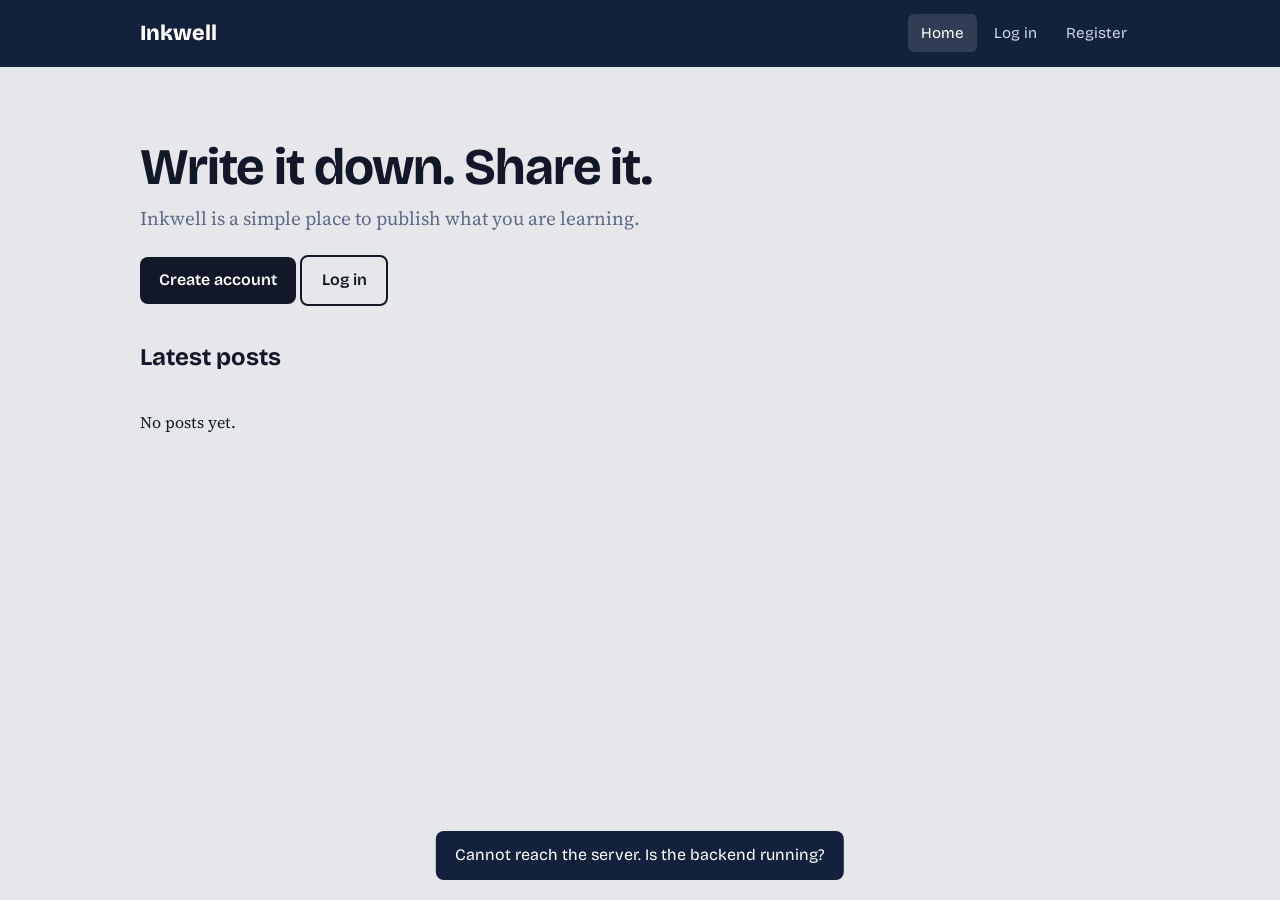
<file: index.html>
<!DOCTYPE html>
<html lang="en">
<head>
  <meta charset="UTF-8">
  <meta name="viewport" content="width=device-width, initial-scale=1">
  <link rel="preconnect" href="https://fonts.googleapis.com">
  <link rel="preconnect" href="https://fonts.gstatic.com" crossorigin>
  <link href="https://fonts.googleapis.com/css2?family=Bricolage+Grotesque:wght@400;600;800&family=Source+Serif+4:wght@400;600&display=swap" rel="stylesheet">
  <link rel="stylesheet" href="style.css">
  <title>Inkwell – Blog</title>
</head>
<body>
  <header class="site" id="site-header"></header>

  <main>
    <section class="hero">
      <h1>Write it down. Share it.</h1>
      <p>Inkwell is a simple place to publish what you are learning.</p>
      <div id="cta"></div>
    </section>

    <h2>Latest posts</h2>
    <div class="grid" id="posts"></div>
    <dialog id="post-dialog"></dialog>
  </main>

  <footer>© 2026 Inkwell. All rights reserved.</footer>

   <script src="app.js"></script>
  <script>
    const u = Auth.user();

    document.getElementById('cta').innerHTML = u
      ? '<a class="btn" href="create-blog.html">Write a post</a>'
      : '<a class="btn" href="register.html">Create account</a> <a class="btn ghost" href="login.html">Log in</a>';

    (async () => {
      const posts = await Posts.all();
      document.getElementById('posts').innerHTML = posts.length
        ? posts.map(p => postCard(p)).join('')
        : '<p>No posts yet.</p>';
    })();

    document.getElementById('posts').addEventListener('click', e => {
      const id = e.target.dataset.read;
      if (id) openPost(id);
    });
  </script>
</body>
</html>
</file>
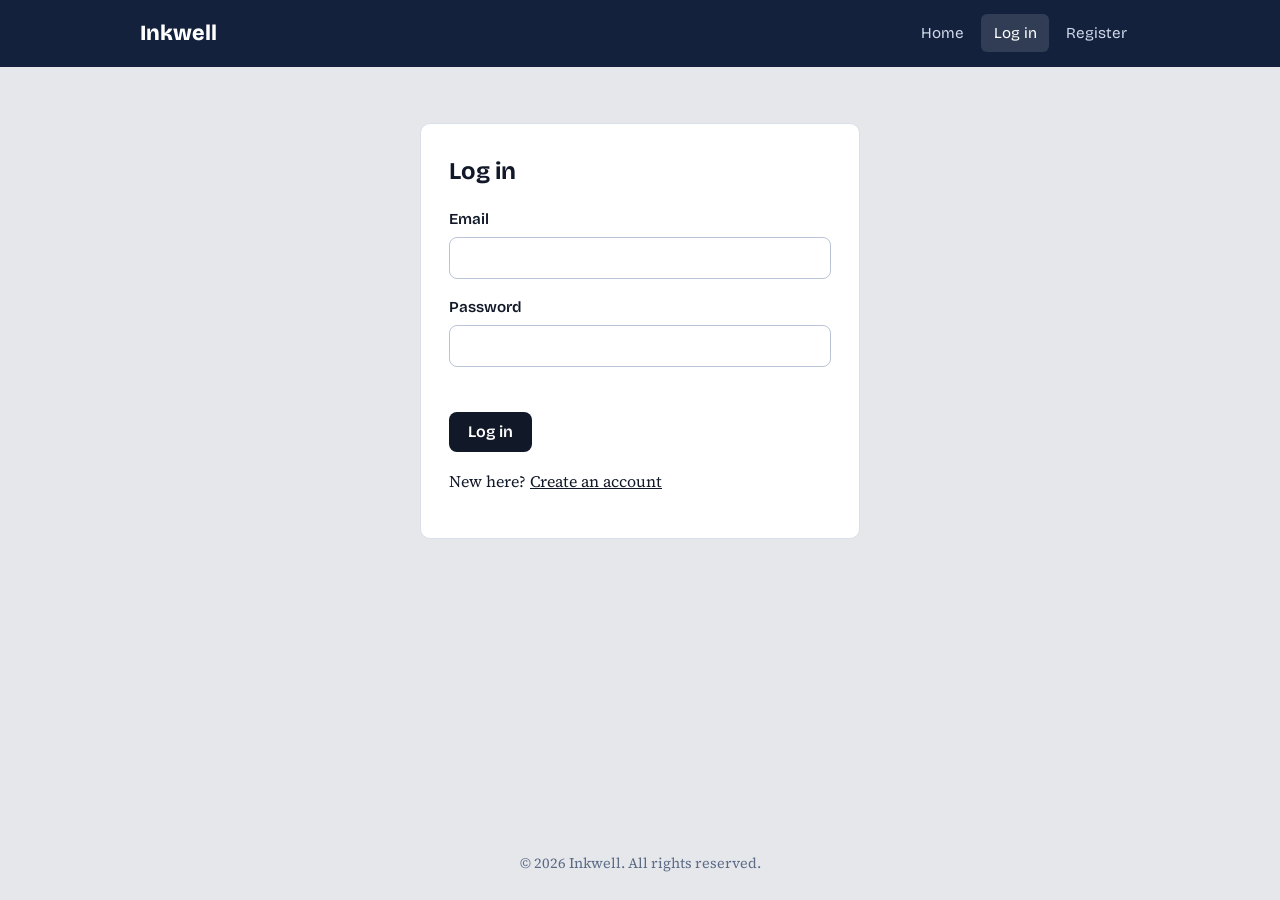
<file: create-blog.html>
<!DOCTYPE html>
<html lang="en">
<head>
  <meta charset="UTF-8">
  <meta name="viewport" content="width=device-width, initial-scale=1">
  <link rel="preconnect" href="https://fonts.googleapis.com">
  <link rel="preconnect" href="https://fonts.gstatic.com" crossorigin>
  <link href="https://fonts.googleapis.com/css2?family=Bricolage+Grotesque:wght@400;600;800&family=Source+Serif+4:wght@400;600&display=swap" rel="stylesheet">
  <link rel="stylesheet" href="style.css">
  <title>Write – Inkwell</title>
</head>
<body>
  <header class="site" id="site-header"></header>

  <main>
    <div class="form-box wide">
      <h2 id="title-h">Write a post</h2>

      <form id="f" novalidate>
        <div class="field">
          <label for="title">Title</label>
          <input id="title" maxlength="100">
        </div>

        <div class="field">
          <label for="category">Category</label>
          <select id="category">
  <option>Story</option>
  <option>Today's Task</option>
  <option>Thoughts</option>
  <option>Entertainment</option>
  <option>Learning</option>
  <option>Web</option>
  <option>JavaScript</option>
  <option>Python</option>
  <option>Java</option>
  <option>AI</option>
  <option>Career</option>
  <option>Other</option>
</select>
        </div>

        <div class="field">
          <label for="content">Content</label>
          <textarea id="content"></textarea>
        </div>

        <p class="error" id="err" role="alert"></p>

        <button type="submit" id="submit">Publish</button>
        <a class="btn ghost" href="dashboard.html">Cancel</a>
      </form>
    </div>
  </main>

  <footer>© 2026 Inkwell. All rights reserved.</footer>

   <script src="app.js"></script>
  <script>
    Auth.require();

    const $ = id => document.getElementById(id);
    const u = Auth.user();
    const editId = new URLSearchParams(location.search).get('id');
    let existing = null;

    (async () => {
      if (!editId || !u) return;
      existing = await Posts.get(editId);
      if (!existing || existing.authorId !== u.id) {
        location.href = 'dashboard.html';
        return;
      }
      $('title-h').textContent = 'Edit post';
      $('submit').textContent = 'Save changes';
      $('title').value = existing.title;
      $('category').value = existing.category;
      $('content').value = existing.content;
    })();

    $('f').addEventListener('submit', async e => {
      e.preventDefault();

      const t = $('title').value.trim();
      const c = $('content').value.trim();
      const err = $('err');

      if (!t) return err.textContent = 'Add a title.';
      if (c.length < 20) return err.textContent = 'Write at least 20 characters.';

      err.textContent = '';

      const r = await Posts.save({
        id: existing ? existing.id : undefined,
        title: t,
        category: $('category').value,
        content: c
      });
      if (r) return err.textContent = r;

      location.href = 'dashboard.html';
    });
  </script>
</body>
</html>
</file>
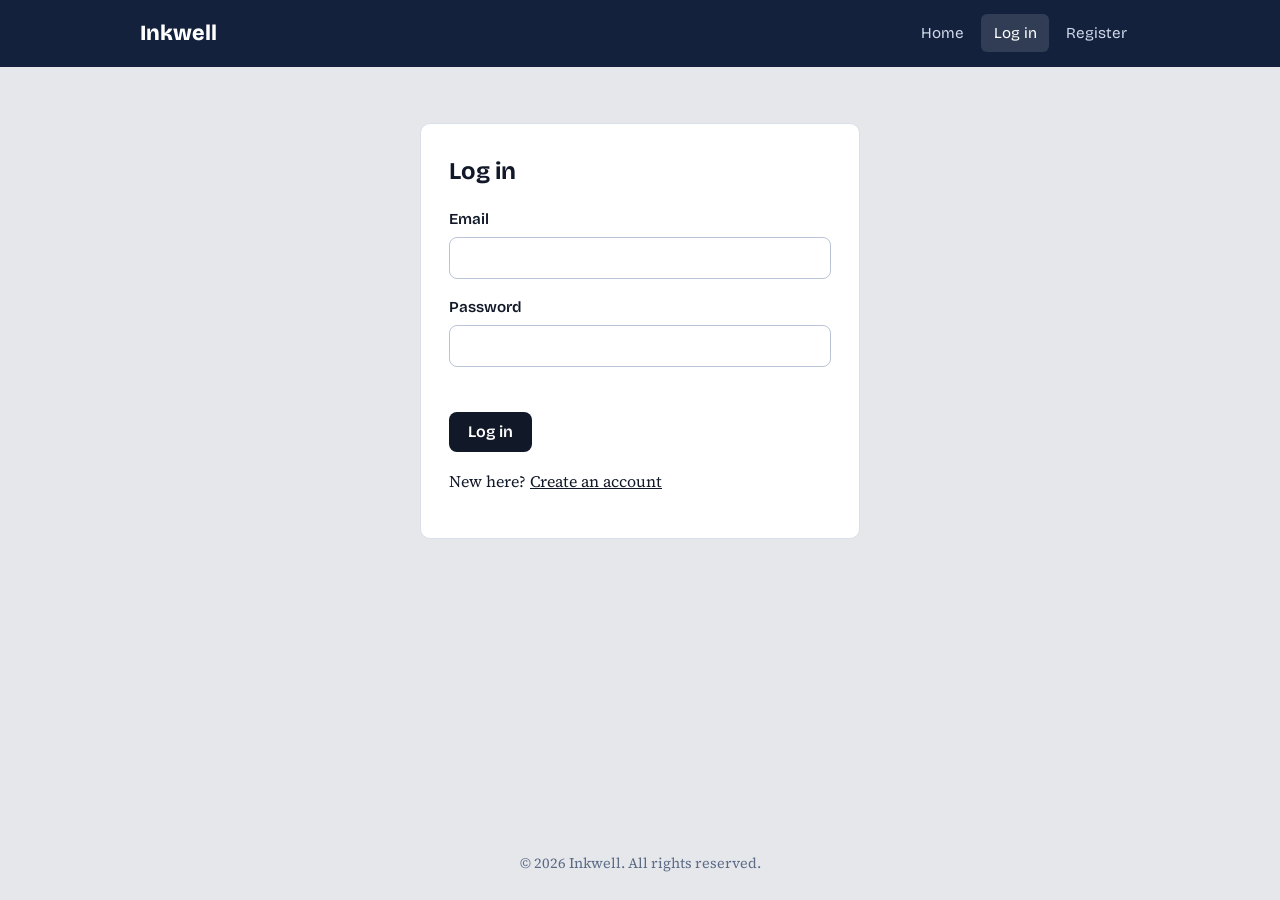
<file: dashboard.html>
<!DOCTYPE html>
<html lang="en">
<head>
  <meta charset="UTF-8">
  <meta name="viewport" content="width=device-width, initial-scale=1">
  <link rel="preconnect" href="https://fonts.googleapis.com">
  <link rel="preconnect" href="https://fonts.gstatic.com" crossorigin>
  <link href="https://fonts.googleapis.com/css2?family=Bricolage+Grotesque:wght@400;600;800&family=Source+Serif+4:wght@400;600&display=swap" rel="stylesheet">
  <link rel="stylesheet" href="style.css">
  <title>Dashboard – Inkwell</title>
</head>
<body>
  <header class="site" id="site-header"></header>

  <main>
    <div class="row">
      <div>
        <h1 id="hi" style="font-size:2rem"></h1>
      </div>
      <a class="btn" href="create-blog.html">Write a post</a>
    </div>

    <section class="card" id="profile" style="margin-bottom:20px">
      <h2 style="margin-top:0">Your profile</h2>
      <p><b>Name:</b> <span id="p-name">Loading...</span></p>
      <p><b>Email:</b> <span id="p-email">Loading...</span></p>
      <p><b>Joined:</b> <span id="p-joined">Loading...</span></p>
     <button class="small danger" id="profile-logout" style="width:140px !important;max-width:140px !important">Log out</button>
    </section>

    <div class="stats">
      <div class="stat"><b id="n-mine">0</b>Your posts</div>
      <div class="stat"><b id="n-all">0</b>All posts</div>
    </div>

    <h2>Your posts</h2>

    <div style="display:flex;gap:12px;flex-wrap:wrap;margin:12px 0 20px">
      <input id="search" type="search" placeholder="Search your posts..."
             style="flex:1;min-width:200px;padding:10px 12px;border:1px solid #c9ced6;border-radius:8px;font:inherit">
      <select id="category"
              style="padding:10px 12px;border:1px solid #c9ced6;border-radius:8px;font:inherit">
        <option value="All">All categories</option>
      </select>
    </div>

    <div class="grid" id="mine"></div>
    <dialog id="post-dialog"></dialog>
  </main>

  <footer>© 2026 Inkwell. All rights reserved.</footer>

  <script src="app.js"></script>
  <script>
    // Protected page: redirects to login if there is no token
    Auth.require();
    const u = Auth.user();
    if (u) document.getElementById('hi').textContent = 'Welcome, ' + u.name;

    let allPosts = [];
    let minePosts = [];

    function fillCategories() {
      const sel = document.getElementById('category');
      const current = sel.value;
      const cats = [...new Set(minePosts.map(p => p.category))].sort();
      sel.innerHTML = '<option value="All">All categories</option>' +
        cats.map(c => `<option value="${esc(c)}">${esc(c)}</option>`).join('');
      sel.value = cats.includes(current) ? current : 'All';
    }

    function render() {
      const query = document.getElementById('search').value;
      const category = document.getElementById('category').value;
      const shown = filterPosts(minePosts, query, category);

      document.getElementById('n-mine').textContent = minePosts.length;
      document.getElementById('n-all').textContent = allPosts.length;

      let empty;
      if (minePosts.length === 0) {
        empty = '<div class="empty">You have not published anything yet. <a href="create-blog.html">Write your first post</a>.</div>';
      } else {
        empty = '<div class="empty">No posts match your search.</div>';
      }

      document.getElementById('mine').innerHTML = shown.length
        ? shown.map(p => postCard(p, true)).join('')
        : empty;
    }

    async function loadProfile() {
      const me = await Auth.profile();
      if (!me) return;
      document.getElementById('p-name').textContent = me.name;
      document.getElementById('p-email').textContent = me.email;
      document.getElementById('p-joined').textContent = me.joinedAt ? fmtDate(me.joinedAt) : '-';
    }

    async function draw() {
      // "mine" comes from the protected /api/blogs/mine route (server-side filter)
      [allPosts, minePosts] = await Promise.all([Posts.all(), Posts.mine()]);
      fillCategories();
      render();
    }

    if (u) {
      loadProfile();
      draw();
    }

    document.getElementById('profile-logout').addEventListener('click', () => Auth.logout());
    document.getElementById('search').addEventListener('input', render);
    document.getElementById('category').addEventListener('change', render);

    document.getElementById('mine').addEventListener('click', async e => {
      if (e.target.dataset.read) openPost(e.target.dataset.read);
      if (e.target.dataset.del && confirm('Delete this post?')) {
        const err = await Posts.remove(e.target.dataset.del);
        if (err) return toast(err);
        await draw();
        toast('Post deleted');
      }
    });
  </script>
</body>
</html>
</file>
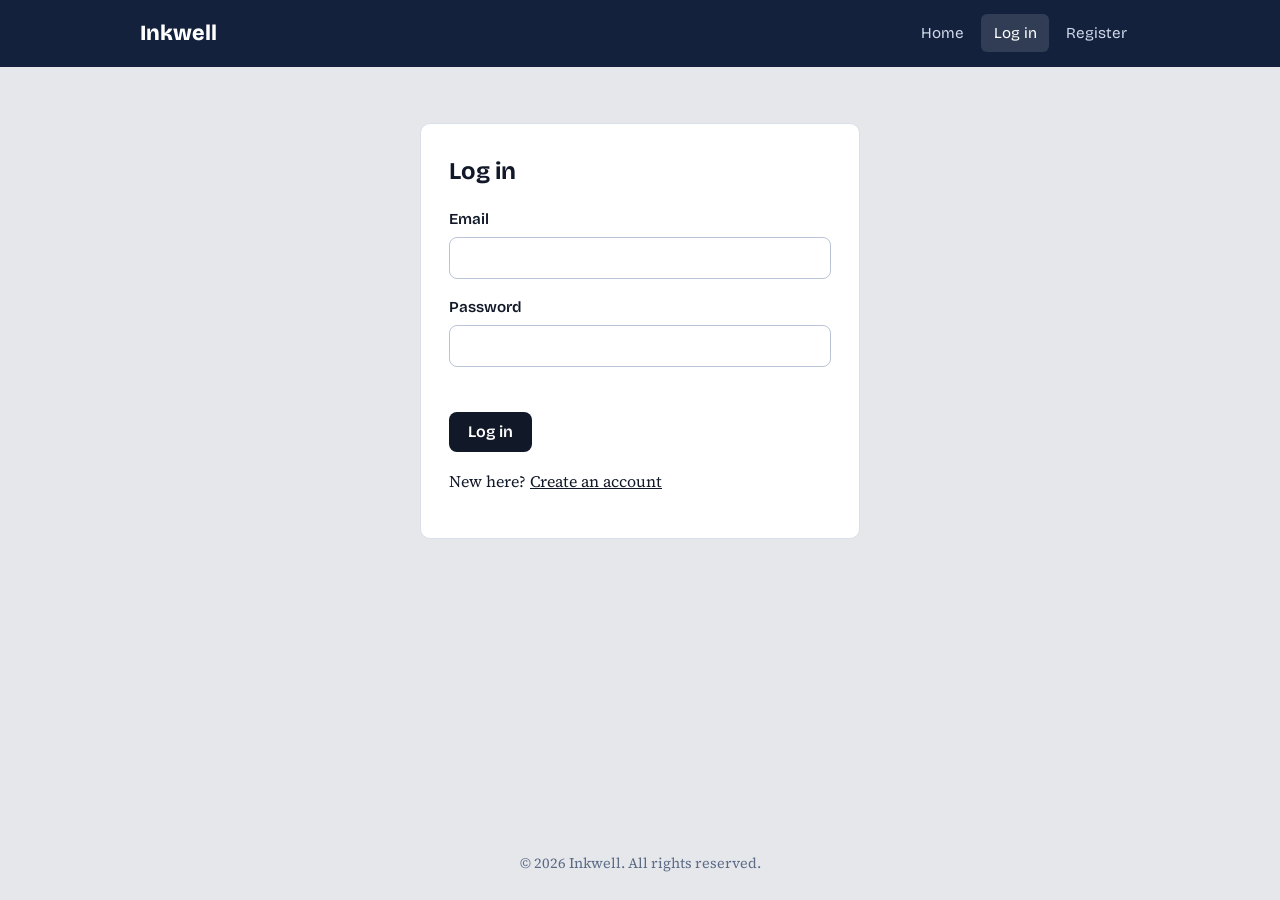
<file: login.html>
<!DOCTYPE html>
<html lang="en">
<head>
  <meta charset="UTF-8">
  <meta name="viewport" content="width=device-width, initial-scale=1">
  <link rel="preconnect" href="https://fonts.googleapis.com">
  <link rel="preconnect" href="https://fonts.gstatic.com" crossorigin>
  <link href="https://fonts.googleapis.com/css2?family=Bricolage+Grotesque:wght@400;600;800&family=Source+Serif+4:wght@400;600&display=swap" rel="stylesheet">
  <link rel="stylesheet" href="style.css">
  <title>Log in – Inkwell</title>
</head>
<body>
  <header class="site" id="site-header"></header>

  <main>
    <div class="form-box">
      <h2>Log in</h2>

      <form id="f" novalidate>
        <div class="field">
          <label for="email">Email</label>
          <input id="email" type="email" autocomplete="email">
        </div>

        <div class="field">
          <label for="password">Password</label>
          <input id="password" type="password" autocomplete="current-password">
        </div>

        <p class="error" id="err" role="alert"></p>
        <button type="submit">Log in</button>
      </form>

      <p>New here? <a href="register.html">Create an account</a></p>
    </div>
  </main>

  <footer>© 2026 Inkwell. All rights reserved.</footer>

    <script src="app.js"></script>
  <script>
    if (Auth.user()) location.href = 'dashboard.html';

    document.getElementById('f').addEventListener('submit', async e => {
      e.preventDefault();

      const email = document.getElementById('email').value.trim();
      const pw = document.getElementById('password').value;
      const err = document.getElementById('err');

      if (!email || !pw) return err.textContent = 'Enter your email and password.';

      err.textContent = '';

      const r = await Auth.login(email, pw);
      if (r) return err.textContent = r;

      location.href = 'dashboard.html';
    });
  </script>
</body>
</html>
</file>
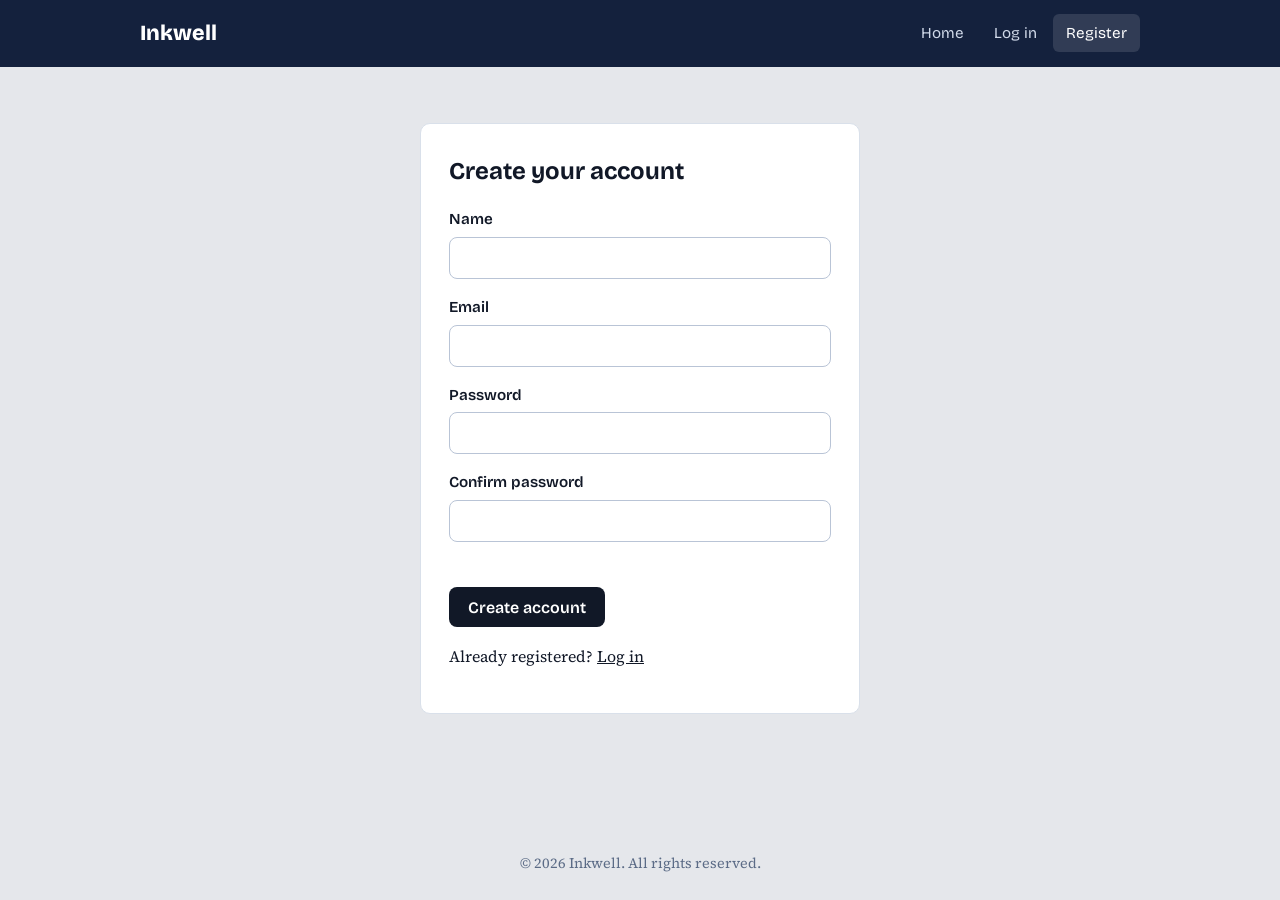
<file: register.html>
<!DOCTYPE html>
<html lang="en">
<head>
  <meta charset="UTF-8">
  <meta name="viewport" content="width=device-width, initial-scale=1">
  <link rel="preconnect" href="https://fonts.googleapis.com">
  <link rel="preconnect" href="https://fonts.gstatic.com" crossorigin>
  <link href="https://fonts.googleapis.com/css2?family=Bricolage+Grotesque:wght@400;600;800&family=Source+Serif+4:wght@400;600&display=swap" rel="stylesheet">
  <link rel="stylesheet" href="style.css">
  <title>Register – Inkwell</title>
</head>
<body>
  <header class="site" id="site-header"></header>

  <main>
    <div class="form-box">
      <h2>Create your account</h2>

      <form id="f" novalidate>
        <div class="field">
          <label for="name">Name</label>
          <input id="name" autocomplete="name">
        </div>

        <div class="field">
          <label for="email">Email</label>
          <input id="email" type="email" autocomplete="email">
        </div>

        <div class="field">
          <label for="password">Password</label>
          <input id="password" type="password" autocomplete="new-password">
        </div>

        <div class="field">
          <label for="confirm">Confirm password</label>
          <input id="confirm" type="password" autocomplete="new-password">
        </div>

        <p class="error" id="err" role="alert"></p>
        <button type="submit">Create account</button>
      </form>

      <p>Already registered? <a href="login.html">Log in</a></p>
    </div>
  </main>

  <footer>© 2026 Inkwell. All rights reserved.</footer>

    <script src="app.js"></script>
  <script>
    if (Auth.user()) location.href = 'dashboard.html';

    document.getElementById('f').addEventListener('submit', async e => {
      e.preventDefault();

      const v = id => document.getElementById(id).value.trim();
      const err = document.getElementById('err');

      const name = v('name');
      const email = v('email');
      const pw = document.getElementById('password').value;
      const cf = document.getElementById('confirm').value;

      if (!name || !email || !pw) return err.textContent = 'Fill in all fields.';
      if (!/^\S+@\S+\.\S+$/.test(email)) return err.textContent = 'Enter a valid email address.';
      if (pw.length < 6) return err.textContent = 'Password must be at least 6 characters.';
      if (pw !== cf) return err.textContent = 'Passwords do not match.';

      err.textContent = '';

      const r = await Auth.register(name, email, pw);
      if (r) return err.textContent = r;

      const l = await Auth.login(email, pw);
      if (l) return err.textContent = l;

      location.href = 'dashboard.html';
    });
  </script>
</body>
</html>
</file>
<file: style.css>
:root {
  --bg: #f2f5f9;
  --surface: #fff;
  --ink: #14213d;
  --muted: #5b6b86;
  --line: #d9e0ea;
  --text: #111827;
  --accent: #111827;
  --accent-dark: #374151;
  --warn: #b42318;
  --radius: 10px;
}

* {
  box-sizing: border-box;
}

body {
  margin: 0;
  background: #e5e7eb;
  color: var(--text);
  font-family: 'Source Serif 4', Georgia, serif;
  line-height: 1.65;
  min-height: 100vh;
  display: flex;
  flex-direction: column;
}

h1, h2, h3, .brand, button, .btn, label, nav a, input, textarea, select {
  font-family: 'Bricolage Grotesque', system-ui, sans-serif;
}

h1 {
  font-size: clamp(2rem, 5vw, 3.2rem);
  line-height: 1.1;
  margin: 0 0 .5rem;
  letter-spacing: -.02em;
}

h2 {
  font-size: 1.5rem;
  margin: 0 0 1rem;
}

a {
  color: var(--accent);
}

:focus-visible {
  outline: 3px solid #f59e0b;
  outline-offset: 2px;
}

/* Header and navigation */
header.site {
  background: var(--ink);
  color: #fff;
}

.bar {
  max-width: 1040px;
  margin: auto;
  padding: .9rem 1.25rem;
  display: flex;
  align-items: center;
  justify-content: space-between;
  gap: 1rem;
  flex-wrap: wrap;
}

.brand {
  font-weight: 800;
  font-size: 1.35rem;
  color: #fff;
  text-decoration: none;
}

nav {
  display: flex;
  gap: .25rem;
  flex-wrap: wrap;
  align-items: center;
}

nav a {
  color: #cfd8e8;
  text-decoration: none;
  padding: .4rem .8rem;
  border-radius: 6px;
  font-size: .95rem;
}

nav a:hover,
nav a.active {
  background: rgba(255, 255, 255, .12);
  color: #fff;
}

/* Layout */
main {
  flex: 1;
  width: 100%;
  max-width: 1040px;
  margin: auto;
  padding: 2rem 1.25rem;
}

footer {
  text-align: center;
  color: var(--muted);
  padding: 1.5rem;
  font-size: .9rem;
}

.hero {
  padding: 2.5rem 0 2rem;
  max-width: 640px;
}

.hero p {
  font-size: 1.2rem;
  color: var(--muted);
  margin: 0 0 1.25rem;
}

/* Buttons */
.btn,
button {
  background: var(--accent);
  color: #fff;
  border: 0;
  padding: .65rem 1.2rem;
  border-radius: 8px;
  font-size: 1rem;
  font-weight: 600;
  cursor: pointer;
  text-decoration: none;
  display: inline-block;
}

.btn:hover,
button:hover {
  background: var(--accent-dark);
}

.btn.ghost {
  background: transparent;
  color: var(--accent);
  border: 2px solid var(--accent);
}

.btn.danger,
button.danger {
  background: var(--warn);
}

.btn.small,
button.small {
  padding: .35rem .8rem;
  font-size: .875rem;
}

/* Post cards */
.grid {
  display: grid;
  grid-template-columns: repeat(auto-fill, minmax(290px, 1fr));
  gap: 1.25rem;
}

.card {
  background: var(--surface);
  border: 1px solid var(--line);
  border-radius: var(--radius);
  padding: 1.25rem;
  display: flex;
  flex-direction: column;
  gap: .5rem;
}

.card h3 {
  margin: 0;
  font-size: 1.2rem;
}

.card p {
  margin: 0;
  color: #33425e;
  overflow-wrap: anywhere;
}

.meta {
  font-family: 'Bricolage Grotesque', sans-serif;
  font-size: .85rem;
  color: var(--muted);
}

.tag {
  background: #dff3f0;
  color: var(--accent-dark);
  padding: .1rem .6rem;
  border-radius: 99px;
  font-size: .8rem;
  font-family: 'Bricolage Grotesque', sans-serif;
  align-self: flex-start;
}

/* Forms */
.form-box {
  max-width: 440px;
  margin: 1.5rem auto;
  background: var(--surface);
  border: 1px solid var(--line);
  border-radius: var(--radius);
  padding: 1.75rem;
}

.form-box.wide {
  max-width: 720px;
}

.field {
  margin-bottom: 1rem;
}

label {
  display: block;
  font-weight: 600;
  margin-bottom: .3rem;
  font-size: .95rem;
}

input,
textarea,
select {
  width: 100%;
  padding: .65rem .8rem;
  border: 1px solid #b9c4d6;
  border-radius: 8px;
  font-size: 1rem;
  background: #fff;
  color: var(--ink);
}

textarea {
  min-height: 220px;
  resize: vertical;
  font-family: 'Source Serif 4', Georgia, serif;
}

.error {
  color: var(--warn);
  font-size: .875rem;
  margin-top: .25rem;
  min-height: 1.1em;
  font-family: 'Bricolage Grotesque', sans-serif;
}

/* Dashboard */
.stats {
  display: grid;
  grid-template-columns: repeat(auto-fit, minmax(150px, 1fr));
  gap: 1rem;
  margin-bottom: 2rem;
}

.stat {
  background: var(--surface);
  border: 1px solid var(--line);
  border-radius: var(--radius);
  padding: 1rem;
}

.stat b {
  display: block;
  font-size: 2rem;
  font-family: 'Bricolage Grotesque', sans-serif;
}

.row {
  display: flex;
  justify-content: space-between;
  align-items: center;
  gap: 1rem;
  flex-wrap: wrap;
}

.actions {
  display: flex;
  gap: .5rem;
}

.empty {
  background: var(--surface);
  border: 2px dashed var(--line);
  border-radius: var(--radius);
  padding: 2rem;
  text-align: center;
  color: var(--muted);
}

/* Toast and dialog */
.toast {
  position: fixed;
  bottom: 1.25rem;
  left: 50%;
  transform: translateX(-50%);
  background: var(--ink);
  color: #fff;
  padding: .7rem 1.2rem;
  border-radius: 8px;
  font-family: 'Bricolage Grotesque', sans-serif;
  z-index: 10;
}

dialog {
  border: 0;
  border-radius: var(--radius);
  max-width: 680px;
  width: 92%;
  padding: 1.5rem;
}

dialog::backdrop {
  background: rgba(20, 33, 61, .55);
}

dialog .body {
  white-space: pre-wrap;
  overflow-wrap: anywhere;
}

/* Responsive and accessibility */
@media (max-width: 600px) {
  .bar {
    flex-direction: column;
    align-items: flex-start;
  }

  .form-box {
    padding: 1.25rem;
  }
}

@media (prefers-reduced-motion: reduce) {
  * {
    transition: none !important;
    animation: none !important;
  }
}
</file>
